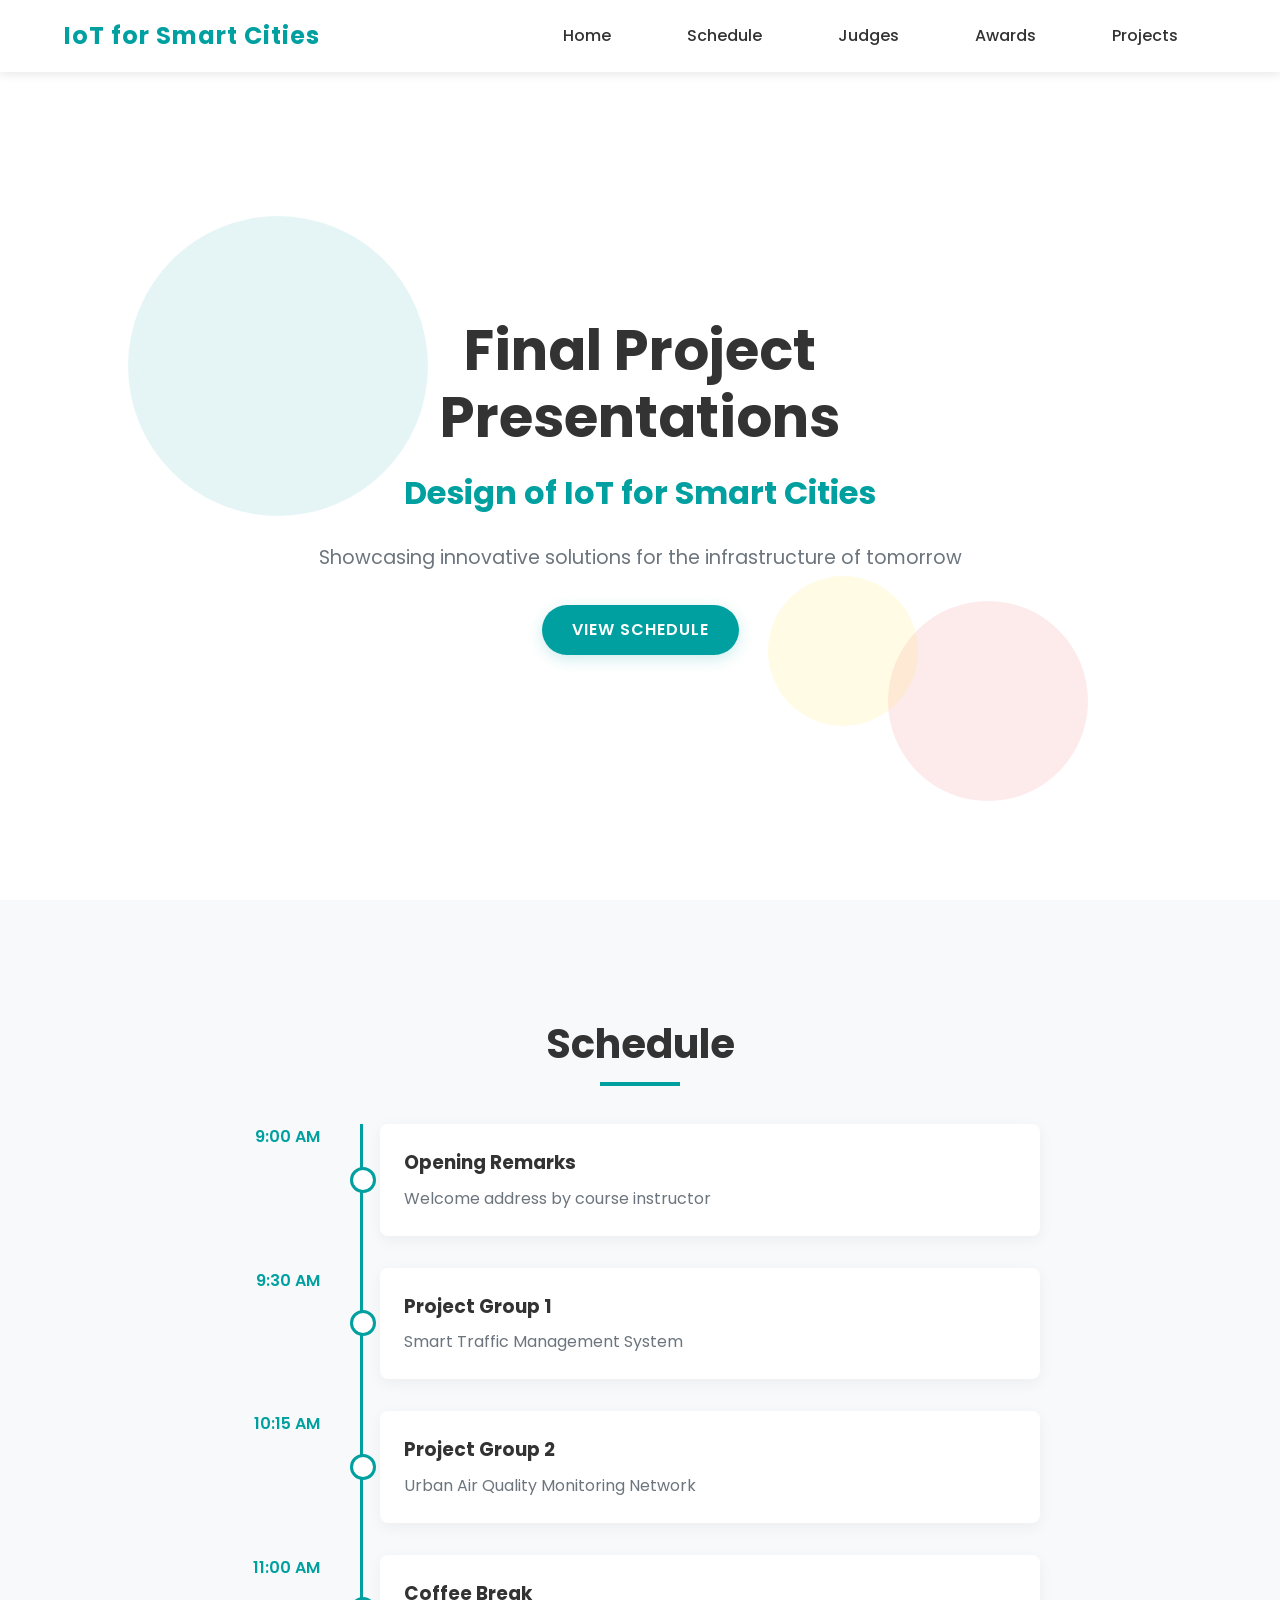
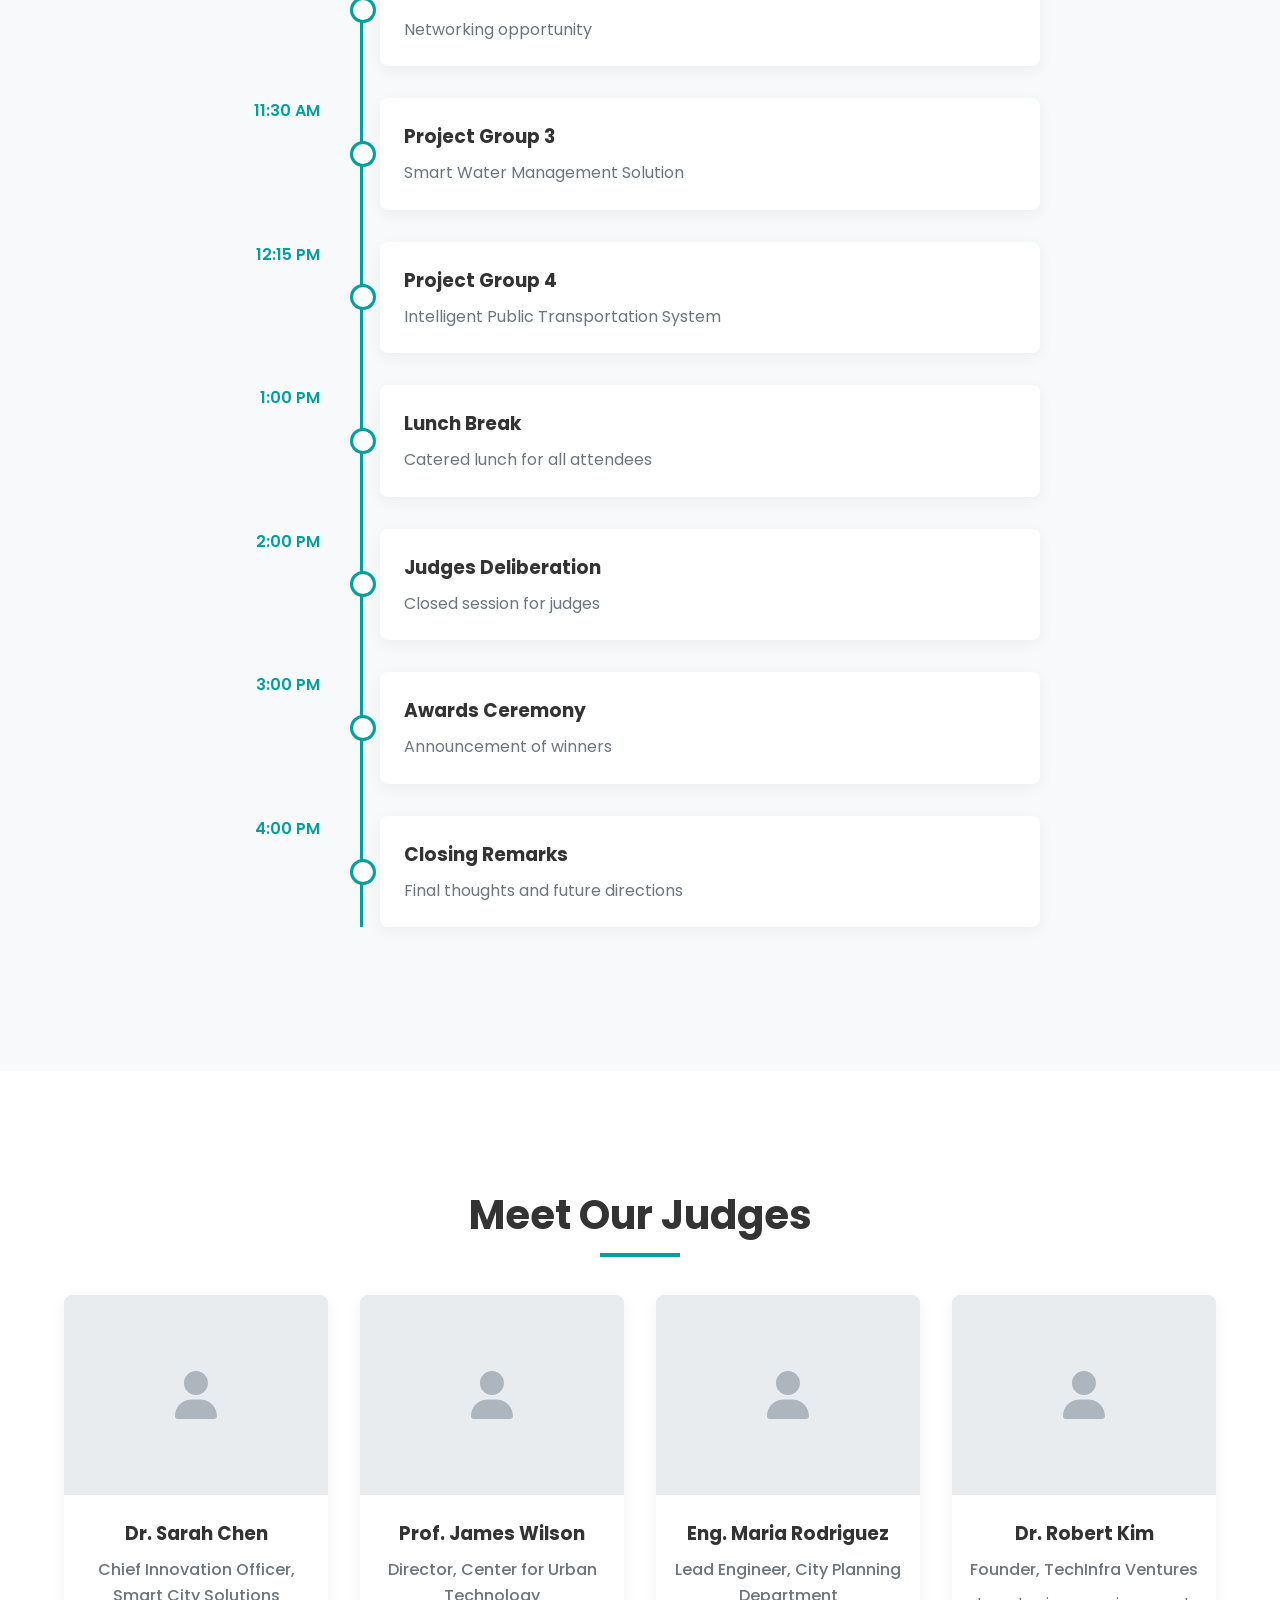
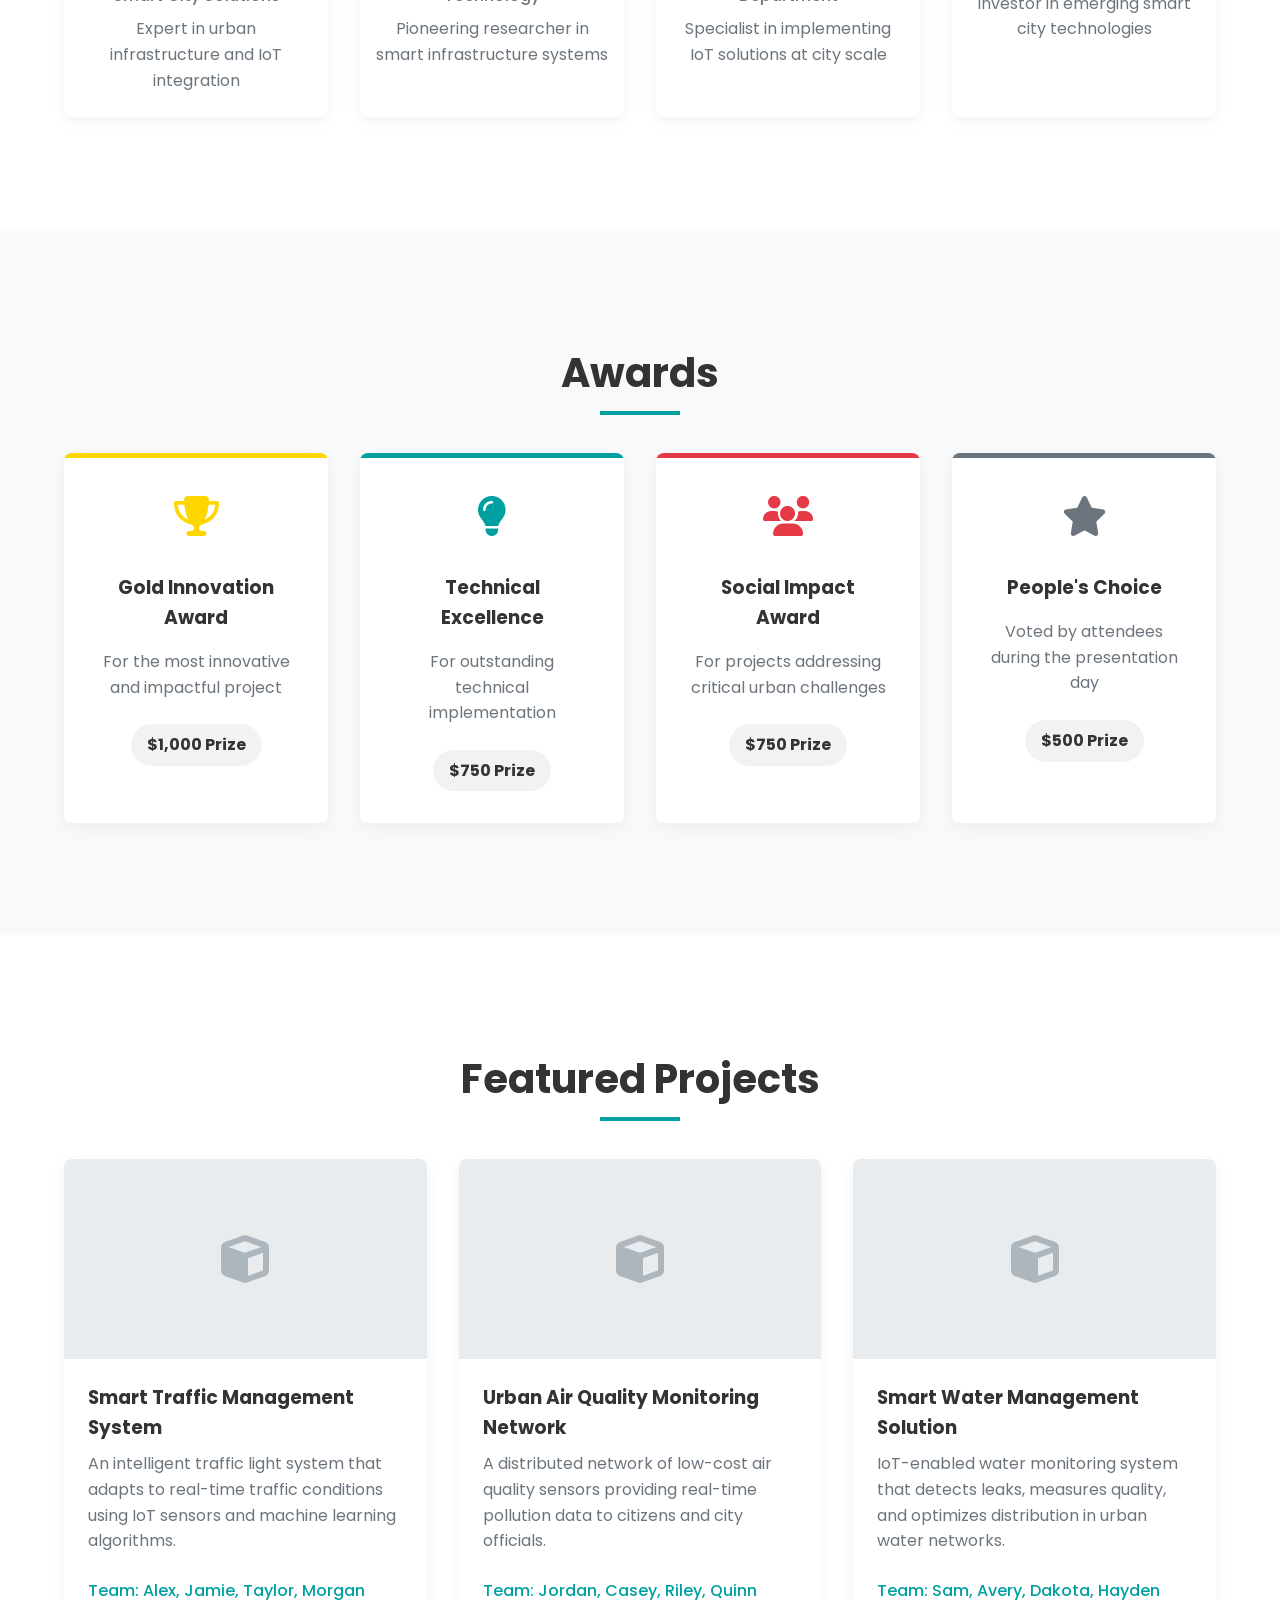
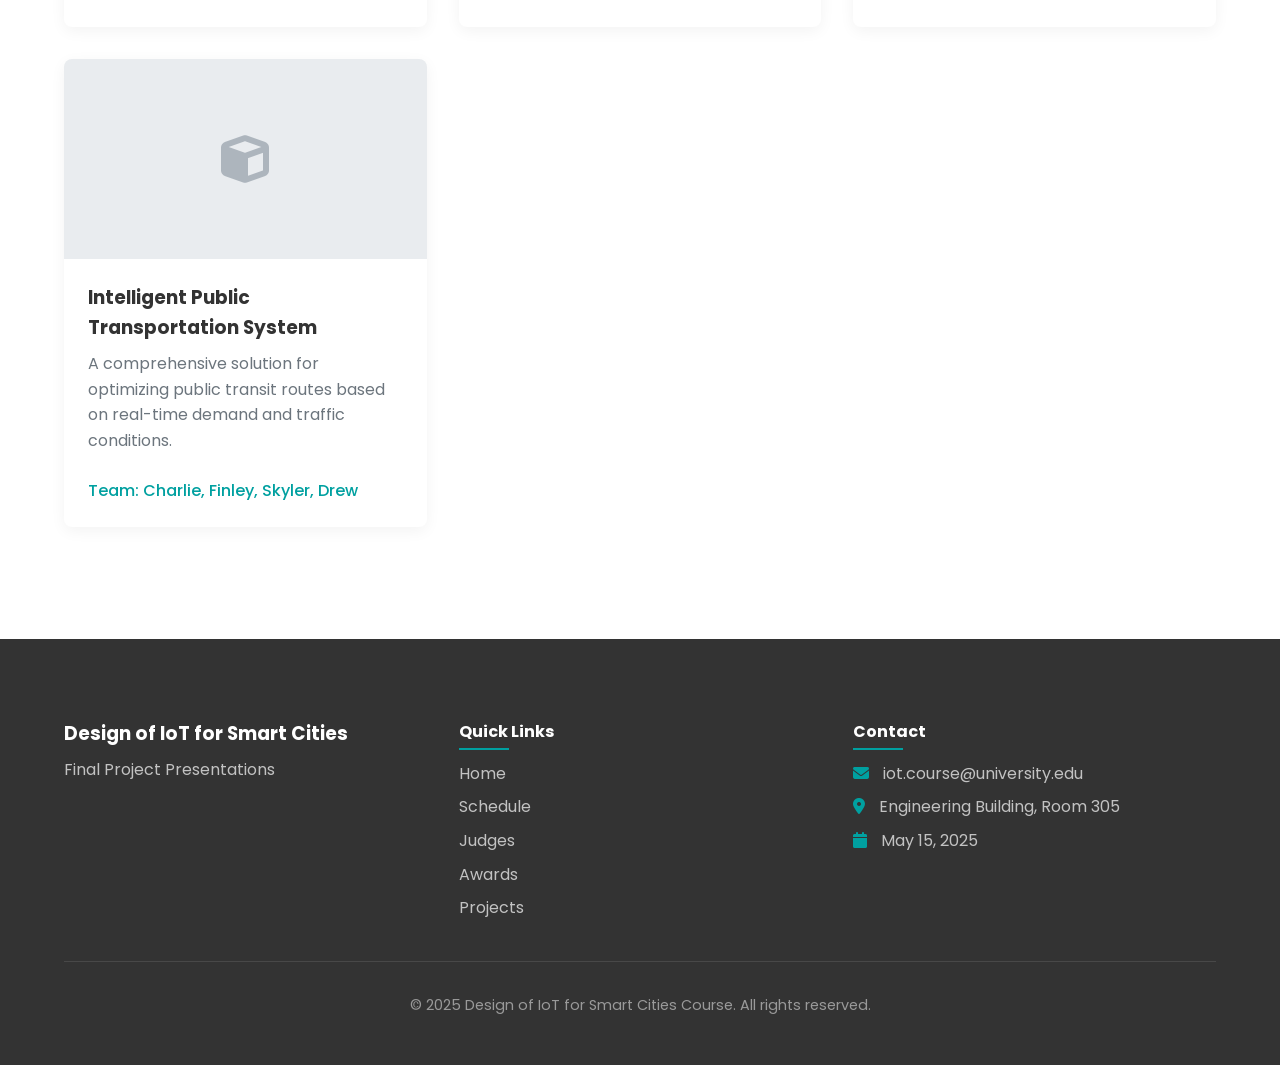
<file: index.html>
<!DOCTYPE html>
<html lang="en">
<head>
    <meta charset="UTF-8">
    <meta name="viewport" content="width=device-width, initial-scale=1.0">
    <title>Design of IoT for Smart Cities - Final Project Presentations</title>
    <link rel="stylesheet" href="styles.css">
    <link rel="stylesheet" href="https://cdnjs.cloudflare.com/ajax/libs/font-awesome/6.4.0/css/all.min.css">
    <link href="https://fonts.googleapis.com/css2?family=Poppins:wght@300;400;500;600;700&display=swap" rel="stylesheet">
</head>
<body>
    <header>
        <nav>
            <div class="logo">IoT for Smart Cities</div>
            <ul class="nav-links">
                <li><a href="#hero">Home</a></li>
                <li><a href="#schedule">Schedule</a></li>
                <li><a href="#judges">Judges</a></li>
                <li><a href="#awards">Awards</a></li>
                <li><a href="#projects">Projects</a></li>
            </ul>
            <div class="burger">
                <div class="line1"></div>
                <div class="line2"></div>
                <div class="line3"></div>
            </div>
        </nav>
    </header>

    <section id="hero" class="hero">
        <div class="hero-content">
            <h1>Final Project Presentations</h1>
            <h2>Design of IoT for Smart Cities</h2>
            <p>Showcasing innovative solutions for the infrastructure of tomorrow</p>
            <a href="#schedule" class="btn">View Schedule</a>
        </div>
        <div class="hero-visual">
            <div class="circle circle1"></div>
            <div class="circle circle2"></div>
            <div class="circle circle3"></div>
        </div>
    </section>

    <section id="schedule" class="schedule">
        <div class="container">
            <h2 class="section-title">Schedule</h2>
            <div class="timeline">
                <div class="timeline-item">
                    <div class="time">9:00 AM</div>
                    <div class="event">
                        <h3>Opening Remarks</h3>
                        <p>Welcome address by course instructor</p>
                    </div>
                </div>
                <div class="timeline-item">
                    <div class="time">9:30 AM</div>
                    <div class="event">
                        <h3>Project Group 1</h3>
                        <p>Smart Traffic Management System</p>
                    </div>
                </div>
                <div class="timeline-item">
                    <div class="time">10:15 AM</div>
                    <div class="event">
                        <h3>Project Group 2</h3>
                        <p>Urban Air Quality Monitoring Network</p>
                    </div>
                </div>
                <div class="timeline-item">
                    <div class="time">11:00 AM</div>
                    <div class="event">
                        <h3>Coffee Break</h3>
                        <p>Networking opportunity</p>
                    </div>
                </div>
                <div class="timeline-item">
                    <div class="time">11:30 AM</div>
                    <div class="event">
                        <h3>Project Group 3</h3>
                        <p>Smart Water Management Solution</p>
                    </div>
                </div>
                <div class="timeline-item">
                    <div class="time">12:15 PM</div>
                    <div class="event">
                        <h3>Project Group 4</h3>
                        <p>Intelligent Public Transportation System</p>
                    </div>
                </div>
                <div class="timeline-item">
                    <div class="time">1:00 PM</div>
                    <div class="event">
                        <h3>Lunch Break</h3>
                        <p>Catered lunch for all attendees</p>
                    </div>
                </div>
                <div class="timeline-item">
                    <div class="time">2:00 PM</div>
                    <div class="event">
                        <h3>Judges Deliberation</h3>
                        <p>Closed session for judges</p>
                    </div>
                </div>
                <div class="timeline-item">
                    <div class="time">3:00 PM</div>
                    <div class="event">
                        <h3>Awards Ceremony</h3>
                        <p>Announcement of winners</p>
                    </div>
                </div>
                <div class="timeline-item">
                    <div class="time">4:00 PM</div>
                    <div class="event">
                        <h3>Closing Remarks</h3>
                        <p>Final thoughts and future directions</p>
                    </div>
                </div>
            </div>
        </div>
    </section>

    <section id="judges" class="judges">
        <div class="container">
            <h2 class="section-title">Meet Our Judges</h2>
            <div class="judges-grid">
                <div class="judge-card">
                    <div class="judge-img placeholder"></div>
                    <h3>Dr. Sarah Chen</h3>
                    <p class="judge-title">Chief Innovation Officer, Smart City Solutions</p>
                    <p>Expert in urban infrastructure and IoT integration</p>
                </div>
                <div class="judge-card">
                    <div class="judge-img placeholder"></div>
                    <h3>Prof. James Wilson</h3>
                    <p class="judge-title">Director, Center for Urban Technology</p>
                    <p>Pioneering researcher in smart infrastructure systems</p>
                </div>
                <div class="judge-card">
                    <div class="judge-img placeholder"></div>
                    <h3>Eng. Maria Rodriguez</h3>
                    <p class="judge-title">Lead Engineer, City Planning Department</p>
                    <p>Specialist in implementing IoT solutions at city scale</p>
                </div>
                <div class="judge-card">
                    <div class="judge-img placeholder"></div>
                    <h3>Dr. Robert Kim</h3>
                    <p class="judge-title">Founder, TechInfra Ventures</p>
                    <p>Investor in emerging smart city technologies</p>
                </div>
            </div>
        </div>
    </section>

    <section id="awards" class="awards">
        <div class="container">
            <h2 class="section-title">Awards</h2>
            <div class="awards-grid">
                <div class="award-card gold">
                    <div class="award-icon">
                        <i class="fas fa-trophy"></i>
                    </div>
                    <h3>Gold Innovation Award</h3>
                    <p>For the most innovative and impactful project</p>
                    <div class="prize">$1,000 Prize</div>
                </div>
                <div class="award-card teal">
                    <div class="award-icon">
                        <i class="fas fa-lightbulb"></i>
                    </div>
                    <h3>Technical Excellence</h3>
                    <p>For outstanding technical implementation</p>
                    <div class="prize">$750 Prize</div>
                </div>
                <div class="award-card red">
                    <div class="award-icon">
                        <i class="fas fa-users"></i>
                    </div>
                    <h3>Social Impact Award</h3>
                    <p>For projects addressing critical urban challenges</p>
                    <div class="prize">$750 Prize</div>
                </div>
                <div class="award-card">
                    <div class="award-icon">
                        <i class="fas fa-star"></i>
                    </div>
                    <h3>People's Choice</h3>
                    <p>Voted by attendees during the presentation day</p>
                    <div class="prize">$500 Prize</div>
                </div>
            </div>
        </div>
    </section>

    <section id="projects" class="projects">
        <div class="container">
            <h2 class="section-title">Featured Projects</h2>
            <div class="projects-grid">
                <div class="project-card">
                    <div class="project-img placeholder"></div>
                    <h3>Smart Traffic Management System</h3>
                    <p>An intelligent traffic light system that adapts to real-time traffic conditions using IoT sensors and machine learning algorithms.</p>
                    <div class="project-team">Team: Alex, Jamie, Taylor, Morgan</div>
                </div>
                <div class="project-card">
                    <div class="project-img placeholder"></div>
                    <h3>Urban Air Quality Monitoring Network</h3>
                    <p>A distributed network of low-cost air quality sensors providing real-time pollution data to citizens and city officials.</p>
                    <div class="project-team">Team: Jordan, Casey, Riley, Quinn</div>
                </div>
                <div class="project-card">
                    <div class="project-img placeholder"></div>
                    <h3>Smart Water Management Solution</h3>
                    <p>IoT-enabled water monitoring system that detects leaks, measures quality, and optimizes distribution in urban water networks.</p>
                    <div class="project-team">Team: Sam, Avery, Dakota, Hayden</div>
                </div>
                <div class="project-card">
                    <div class="project-img placeholder"></div>
                    <h3>Intelligent Public Transportation System</h3>
                    <p>A comprehensive solution for optimizing public transit routes based on real-time demand and traffic conditions.</p>
                    <div class="project-team">Team: Charlie, Finley, Skyler, Drew</div>
                </div>
            </div>
        </div>
    </section>

    <footer>
        <div class="container">
            <div class="footer-content">
                <div class="footer-logo">
                    <h3>Design of IoT for Smart Cities</h3>
                    <p>Final Project Presentations</p>
                </div>
                <div class="footer-links">
                    <h4>Quick Links</h4>
                    <ul>
                        <li><a href="#hero">Home</a></li>
                        <li><a href="#schedule">Schedule</a></li>
                        <li><a href="#judges">Judges</a></li>
                        <li><a href="#awards">Awards</a></li>
                        <li><a href="#projects">Projects</a></li>
                    </ul>
                </div>
                <div class="footer-contact">
                    <h4>Contact</h4>
                    <p><i class="fas fa-envelope"></i> iot.course@university.edu</p>
                    <p><i class="fas fa-map-marker-alt"></i> Engineering Building, Room 305</p>
                    <p><i class="fas fa-calendar"></i> May 15, 2025</p>
                </div>
            </div>
            <div class="footer-bottom">
                <p>&copy; 2025 Design of IoT for Smart Cities Course. All rights reserved.</p>
            </div>
        </div>
    </footer>

    <script>
        // Simple JavaScript for mobile navigation toggle
        const burger = document.querySelector('.burger');
        const nav = document.querySelector('.nav-links');
        
        burger.addEventListener('click', () => {
            nav.classList.toggle('nav-active');
            burger.classList.toggle('toggle');
        });

        // Smooth scrolling for navigation links
        document.querySelectorAll('a[href^="#"]').forEach(anchor => {
            anchor.addEventListener('click', function (e) {
                e.preventDefault();
                document.querySelector(this.getAttribute('href')).scrollIntoView({
                    behavior: 'smooth'
                });
                // Close mobile menu if open
                if (nav.classList.contains('nav-active')) {
                    nav.classList.remove('nav-active');
                    burger.classList.remove('toggle');
                }
            });
        });
    </script>
</body>
</html>
</file>
<file: styles.css>
/* Base Styles */
:root {
  --teal: #00a0a0;
  --red: #e63946;
  --gold: #ffd700;
  --dark: #333;
  --light: #f8f9fa;
  --gray: #6c757d;
  --transition: all 0.3s ease;
}

* {
  margin: 0;
  padding: 0;
  box-sizing: border-box;
}

html {
  scroll-behavior: smooth;
}

body {
  font-family: "Poppins", sans-serif;
  line-height: 1.6;
  color: var(--dark);
  background-color: white;
}

.container {
  width: 90%;
  max-width: 1200px;
  margin: 0 auto;
  padding: 2rem 0;
}

a {
  text-decoration: none;
  color: inherit;
}

ul {
  list-style: none;
}

.section-title {
  text-align: center;
  font-size: 2.5rem;
  margin-bottom: 3rem;
  position: relative;
  color: var(--dark);
}

.section-title::after {
  content: "";
  position: absolute;
  bottom: -10px;
  left: 50%;
  transform: translateX(-50%);
  width: 80px;
  height: 4px;
  background: var(--teal);
}

.btn {
  display: inline-block;
  padding: 12px 30px;
  background-color: var(--teal);
  color: white;
  border-radius: 30px;
  font-weight: 600;
  transition: var(--transition);
  text-transform: uppercase;
  letter-spacing: 1px;
  box-shadow: 0 4px 15px rgba(0, 160, 160, 0.2);
}

.btn:hover {
  background-color: #008080;
  transform: translateY(-3px);
  box-shadow: 0 6px 20px rgba(0, 160, 160, 0.3);
}

/* Navigation */
header {
  position: fixed;
  top: 0;
  left: 0;
  width: 100%;
  z-index: 1000;
  background-color: rgba(255, 255, 255, 0.95);
  box-shadow: 0 2px 10px rgba(0, 0, 0, 0.1);
}

nav {
  display: flex;
  justify-content: space-between;
  align-items: center;
  min-height: 8vh;
  width: 90%;
  margin: auto;
  padding: 1rem 0;
}

.logo {
  font-size: 1.5rem;
  font-weight: 700;
  color: var(--teal);
  letter-spacing: 1px;
}

.nav-links {
  display: flex;
  justify-content: space-around;
  width: 60%;
}

.nav-links li {
  position: relative;
}

.nav-links a {
  color: var(--dark);
  font-weight: 500;
  transition: var(--transition);
}

.nav-links a:hover {
  color: var(--teal);
}

.nav-links a::after {
  content: "";
  position: absolute;
  bottom: -5px;
  left: 0;
  width: 0;
  height: 2px;
  background-color: var(--teal);
  transition: var(--transition);
}

.nav-links a:hover::after {
  width: 100%;
}

.burger {
  display: none;
  cursor: pointer;
}

.burger div {
  width: 25px;
  height: 3px;
  background-color: var(--dark);
  margin: 5px;
  transition: var(--transition);
}

/* Hero Section */
.hero {
  height: 100vh;
  display: flex;
  align-items: center;
  justify-content: center;
  position: relative;
  overflow: hidden;
  padding-top: 8vh;
}

.hero-content {
  text-align: center;
  z-index: 2;
  max-width: 800px;
  padding: 0 2rem;
}

.hero h1 {
  font-size: 3.5rem;
  margin-bottom: 1rem;
  color: var(--dark);
  line-height: 1.2;
}

.hero h2 {
  font-size: 2rem;
  margin-bottom: 1.5rem;
  color: var(--teal);
}

.hero p {
  font-size: 1.2rem;
  margin-bottom: 2rem;
  color: var(--gray);
}

.hero-visual {
  position: absolute;
  width: 100%;
  height: 100%;
  z-index: 1;
}

.circle {
  position: absolute;
  border-radius: 50%;
  opacity: 0.1;
}

.circle1 {
  width: 300px;
  height: 300px;
  background-color: var(--teal);
  top: 20%;
  left: 10%;
  animation: float 8s infinite ease-in-out;
}

.circle2 {
  width: 200px;
  height: 200px;
  background-color: var(--red);
  bottom: 15%;
  right: 15%;
  animation: float 6s infinite ease-in-out reverse;
}

.circle3 {
  width: 150px;
  height: 150px;
  background-color: var(--gold);
  top: 60%;
  left: 60%;
  animation: float 10s infinite ease-in-out;
}

@keyframes float {
  0% {
    transform: translateY(0) rotate(0deg);
  }
  50% {
    transform: translateY(-20px) rotate(5deg);
  }
  100% {
    transform: translateY(0) rotate(0deg);
  }
}

/* Schedule Section */
.schedule {
  background-color: var(--light);
  padding: 5rem 0;
}

.timeline {
  position: relative;
  max-width: 800px;
  margin: 0 auto;
}

.timeline::before {
  content: "";
  position: absolute;
  top: 0;
  bottom: 0;
  left: 120px;
  width: 3px;
  background-color: var(--teal);
}

.timeline-item {
  display: flex;
  margin-bottom: 2rem;
  position: relative;
}

.time {
  width: 100px;
  text-align: right;
  padding-right: 20px;
  font-weight: 600;
  color: var(--teal);
}

.event {
  flex: 1;
  background-color: white;
  padding: 1.5rem;
  border-radius: 8px;
  box-shadow: 0 4px 15px rgba(0, 0, 0, 0.05);
  margin-left: 40px;
  position: relative;
  transition: var(--transition);
}

.event:hover {
  transform: translateY(-5px);
  box-shadow: 0 8px 25px rgba(0, 0, 0, 0.1);
}

.event::before {
  content: "";
  position: absolute;
  top: 50%;
  left: -30px;
  transform: translateY(-50%);
  width: 20px;
  height: 20px;
  background-color: white;
  border: 3px solid var(--teal);
  border-radius: 50%;
}

.event h3 {
  color: var(--dark);
  margin-bottom: 0.5rem;
}

.event p {
  color: var(--gray);
}

/* Judges Section */
.judges {
  padding: 5rem 0;
}

.judges-grid {
  display: grid;
  grid-template-columns: repeat(auto-fill, minmax(250px, 1fr));
  gap: 2rem;
}

.judge-card {
  background-color: white;
  border-radius: 8px;
  overflow: hidden;
  box-shadow: 0 4px 15px rgba(0, 0, 0, 0.05);
  transition: var(--transition);
  text-align: center;
  padding-bottom: 1.5rem;
}

.judge-card:hover {
  transform: translateY(-10px);
  box-shadow: 0 8px 25px rgba(0, 0, 0, 0.1);
}

.judge-img {
  height: 200px;
  background-color: #e9ecef;
  margin-bottom: 1.5rem;
}

.judge-img.placeholder {
  display: flex;
  align-items: center;
  justify-content: center;
  background-color: #e9ecef;
  color: #adb5bd;
  font-size: 3rem;
}

.judge-img.placeholder::after {
  content: "\f007";
  font-family: "Font Awesome 5 Free";
  font-weight: 900;
}

.judge-card h3 {
  margin-bottom: 0.5rem;
  color: var(--dark);
}

.judge-title {
  color: var(--teal);
  font-weight: 500;
  margin-bottom: 0.5rem;
}

.judge-card p {
  padding: 0 1rem;
  color: var(--gray);
}

/* Awards Section */
.awards {
  background-color: var(--light);
  padding: 5rem 0;
}

.awards-grid {
  display: grid;
  grid-template-columns: repeat(auto-fill, minmax(250px, 1fr));
  gap: 2rem;
}

.award-card {
  background-color: white;
  border-radius: 8px;
  padding: 2rem;
  text-align: center;
  box-shadow: 0 4px 15px rgba(0, 0, 0, 0.05);
  transition: var(--transition);
  position: relative;
  overflow: hidden;
}

.award-card::before {
  content: "";
  position: absolute;
  top: 0;
  left: 0;
  width: 100%;
  height: 5px;
  background-color: var(--gray);
}

.award-card.gold::before {
  background-color: var(--gold);
}

.award-card.teal::before {
  background-color: var(--teal);
}

.award-card.red::before {
  background-color: var(--red);
}

.award-card:hover {
  transform: translateY(-10px);
  box-shadow: 0 8px 25px rgba(0, 0, 0, 0.1);
}

.award-icon {
  font-size: 2.5rem;
  margin-bottom: 1.5rem;
  color: var(--gray);
}

.award-card.gold .award-icon {
  color: var(--gold);
}

.award-card.teal .award-icon {
  color: var(--teal);
}

.award-card.red .award-icon {
  color: var(--red);
}

.award-card h3 {
  margin-bottom: 1rem;
  color: var(--dark);
}

.award-card p {
  color: var(--gray);
  margin-bottom: 1.5rem;
}

.prize {
  font-weight: 700;
  color: var(--dark);
  padding: 0.5rem 1rem;
  background-color: rgba(0, 0, 0, 0.05);
  border-radius: 30px;
  display: inline-block;
}

/* Projects Section */
.projects {
  padding: 5rem 0;
}

.projects-grid {
  display: grid;
  grid-template-columns: repeat(auto-fill, minmax(300px, 1fr));
  gap: 2rem;
}

.project-card {
  background-color: white;
  border-radius: 8px;
  overflow: hidden;
  box-shadow: 0 4px 15px rgba(0, 0, 0, 0.05);
  transition: var(--transition);
}

.project-card:hover {
  transform: translateY(-10px);
  box-shadow: 0 8px 25px rgba(0, 0, 0, 0.1);
}

.project-img {
  height: 200px;
  background-color: #e9ecef;
}

.project-img.placeholder {
  display: flex;
  align-items: center;
  justify-content: center;
  background-color: #e9ecef;
  color: #adb5bd;
  font-size: 3rem;
}

.project-img.placeholder::after {
  content: "\f1b2";
  font-family: "Font Awesome 5 Free";
  font-weight: 900;
}

.project-card h3 {
  padding: 1.5rem 1.5rem 0.5rem;
  color: var(--dark);
}

.project-card p {
  padding: 0 1.5rem 1rem;
  color: var(--gray);
}

.project-team {
  padding: 0.5rem 1.5rem 1.5rem;
  color: var(--teal);
  font-weight: 500;
}

/* Footer */
footer {
  background-color: var(--dark);
  color: white;
  padding: 3rem 0 1rem;
}

.footer-content {
  display: grid;
  grid-template-columns: repeat(auto-fit, minmax(250px, 1fr));
  gap: 2rem;
  margin-bottom: 2rem;
}

.footer-logo h3 {
  color: white;
  margin-bottom: 0.5rem;
}

.footer-logo p {
  color: rgba(255, 255, 255, 0.7);
}

.footer-links h4,
.footer-contact h4 {
  color: white;
  margin-bottom: 1rem;
  position: relative;
  display: inline-block;
}

.footer-links h4::after,
.footer-contact h4::after {
  content: "";
  position: absolute;
  bottom: -5px;
  left: 0;
  width: 50px;
  height: 2px;
  background-color: var(--teal);
}

.footer-links ul li {
  margin-bottom: 0.5rem;
}

.footer-links ul li a {
  color: rgba(255, 255, 255, 0.7);
  transition: var(--transition);
}

.footer-links ul li a:hover {
  color: var(--teal);
  padding-left: 5px;
}

.footer-contact p {
  margin-bottom: 0.5rem;
  color: rgba(255, 255, 255, 0.7);
}

.footer-contact i {
  margin-right: 10px;
  color: var(--teal);
}

.footer-bottom {
  text-align: center;
  padding-top: 2rem;
  border-top: 1px solid rgba(255, 255, 255, 0.1);
}

.footer-bottom p {
  color: rgba(255, 255, 255, 0.5);
  font-size: 0.9rem;
}

/* Responsive Design */
@media screen and (max-width: 1024px) {
  .nav-links {
    width: 70%;
  }
}

@media screen and (max-width: 768px) {
  body {
    overflow-x: hidden;
  }

  .nav-links {
    position: absolute;
    right: 0;
    height: 92vh;
    top: 8vh;
    background-color: white;
    display: flex;
    flex-direction: column;
    align-items: center;
    justify-content: space-around;
    width: 50%;
    transform: translateX(100%);
    transition: transform 0.5s ease-in;
    box-shadow: -5px 0 10px rgba(0, 0, 0, 0.1);
    z-index: 1000;
  }

  .nav-active {
    transform: translateX(0%);
  }

  .burger {
    display: block;
  }

  .toggle .line1 {
    transform: rotate(-45deg) translate(-5px, 6px);
  }

  .toggle .line2 {
    opacity: 0;
  }

  .toggle .line3 {
    transform: rotate(45deg) translate(-5px, -6px);
  }

  .hero h1 {
    font-size: 2.5rem;
  }

  .hero h2 {
    font-size: 1.5rem;
  }

  .section-title {
    font-size: 2rem;
  }

  .timeline::before {
    left: 60px;
  }

  .time {
    width: 50px;
    font-size: 0.9rem;
  }

  .event {
    margin-left: 30px;
  }

  .event::before {
    left: -20px;
    width: 15px;
    height: 15px;
  }
}

@media screen and (max-width: 480px) {
  .nav-links {
    width: 70%;
  }

  .hero h1 {
    font-size: 2rem;
  }

  .hero h2 {
    font-size: 1.2rem;
  }

  .hero p {
    font-size: 1rem;
  }

  .timeline-item {
    flex-direction: column;
  }

  .time {
    width: 100%;
    text-align: left;
    padding-left: 70px;
    margin-bottom: 0.5rem;
  }

  .event {
    margin-left: 70px;
  }

  .award-card,
  .judge-card,
  .project-card {
    padding: 1rem;
  }
}
</file>
